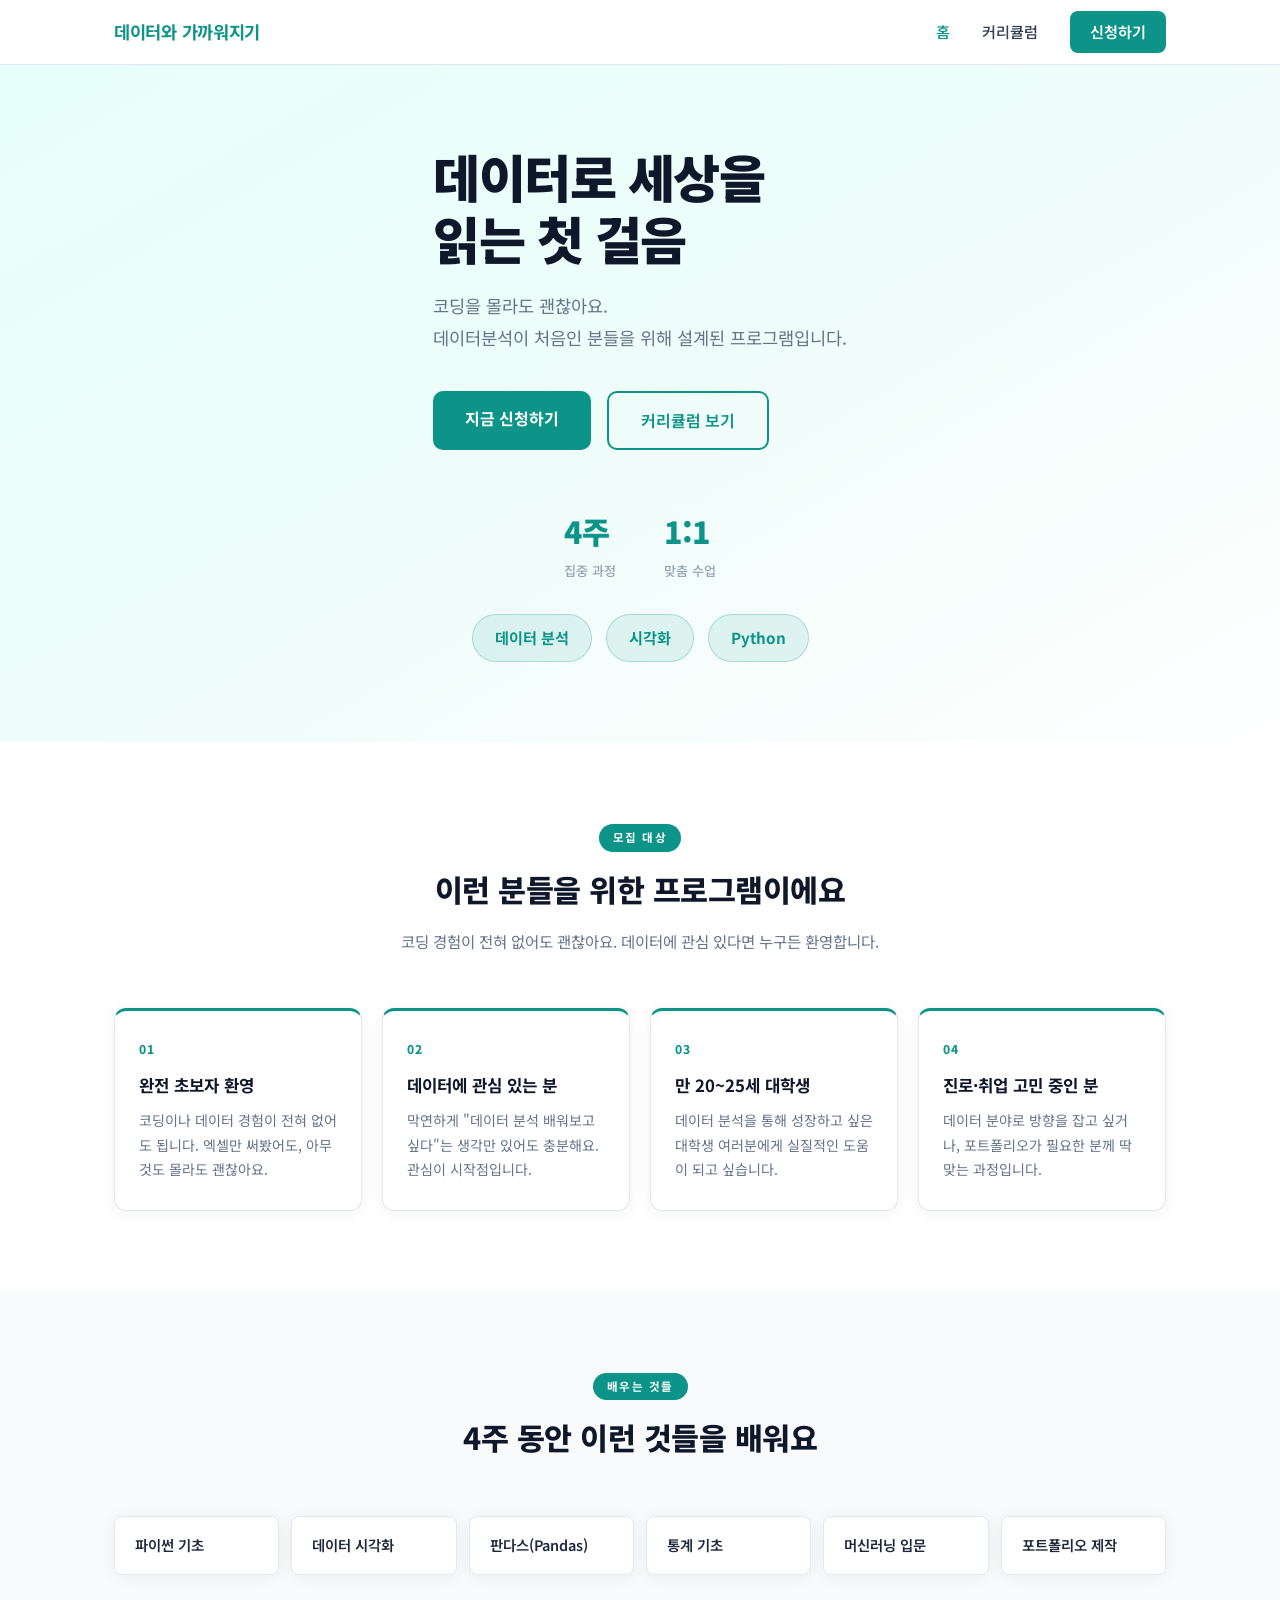
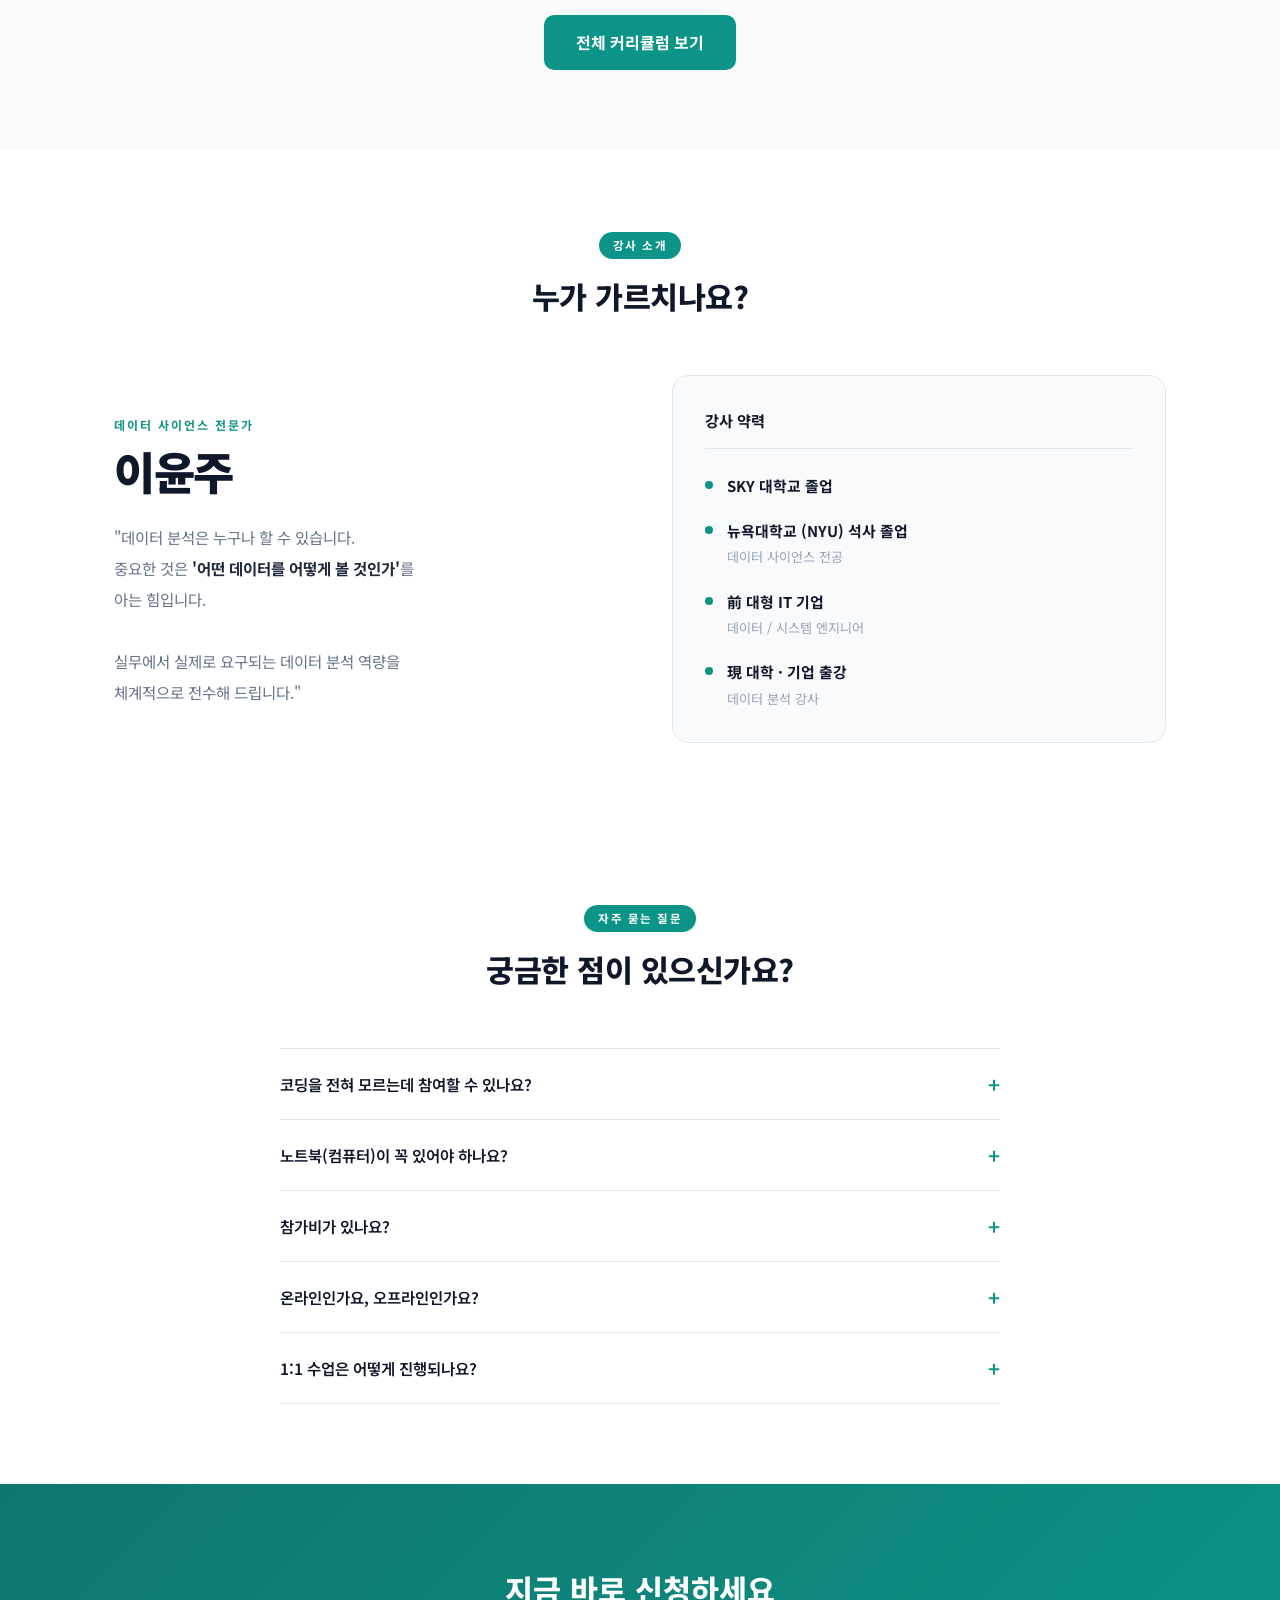
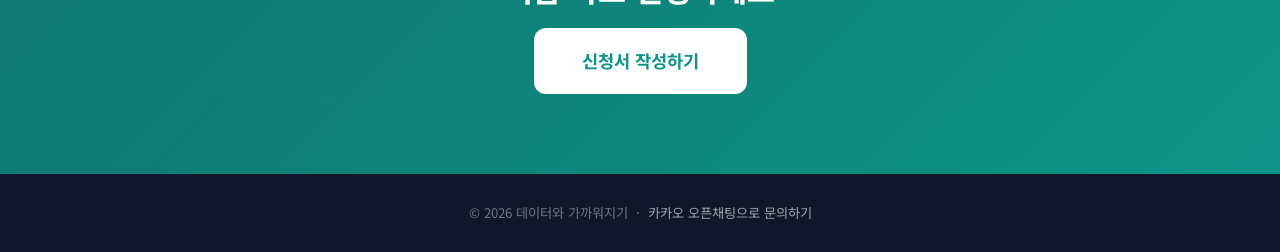
<file: index.html>
<!DOCTYPE html>
<html lang="ko">
<head>
  <meta charset="UTF-8" />
  <meta name="viewport" content="width=device-width, initial-scale=1.0" />
  <title>데이터와 가까워지기</title>
  <link rel="stylesheet" href="css/style.css" />
  <link rel="preconnect" href="https://fonts.googleapis.com" />
  <link rel="preconnect" href="https://fonts.gstatic.com" crossorigin />
  <link href="https://fonts.googleapis.com/css2?family=Noto+Sans+KR:wght@300;400;500;700;900&display=swap" rel="stylesheet" />
</head>
<body>

  <!-- 네비게이션 -->
  <header class="navbar">
    <div class="container nav-inner">
      <a href="index.html" class="logo">데이터와 가까워지기</a>
      <nav>
        <a href="index.html" class="active">홈</a>
        <a href="curriculum.html">커리큘럼</a>
        <a href="apply.html" class="btn-nav">신청하기</a>
      </nav>
      <button class="hamburger" id="hamburger">&#9776;</button>
    </div>
    <div class="mobile-menu" id="mobileMenu">
      <a href="index.html">홈</a>
      <a href="curriculum.html">커리큘럼</a>
      <a href="apply.html">신청하기</a>
    </div>
  </header>

  <!-- 히어로 -->
  <section class="hero">
    <div class="hero-bg"></div>
    <div class="container hero-content">
      <h1>데이터로 세상을<br />읽는 첫 걸음</h1>
      <p class="hero-sub">코딩을 몰라도 괜찮아요.<br />데이터분석이 처음인 분들을 위해 설계된 프로그램입니다.</p>
      <div class="hero-cta">
        <a href="apply.html" class="btn-primary">지금 신청하기</a>
        <a href="curriculum.html" class="btn-outline">커리큘럼 보기</a>
      </div>
      <div class="hero-stats">
        <div class="stat">
          <span class="stat-num">4주</span>
          <span class="stat-label">집중 과정</span>
        </div>
        <div class="stat">
          <span class="stat-num">1:1</span>
          <span class="stat-label">맞춤 수업</span>
        </div>
      </div>
      <div class="hero-keywords" aria-hidden="true">
        <span>데이터 분석</span>
        <span>시각화</span>
        <span>Python</span>
      </div>
    </div>
  </section>

  <!-- 모집 대상 -->
  <section class="section about">
    <div class="container">
      <div class="section-header">
        <span class="tag">모집 대상</span>
        <h2>이런 분들을 위한 프로그램이에요</h2>
        <p class="section-desc">코딩 경험이 전혀 없어도 괜찮아요. 데이터에 관심 있다면 누구든 환영합니다.</p>
      </div>
      <div class="cards">
        <div class="card">
          <div class="card-num">01</div>
          <h3>완전 초보자 환영</h3>
          <p>코딩이나 데이터 경험이 전혀 없어도 됩니다. 엑셀만 써봤어도, 아무것도 몰라도 괜찮아요.</p>
        </div>
        <div class="card">
          <div class="card-num">02</div>
          <h3>데이터에 관심 있는 분</h3>
          <p>막연하게 "데이터 분석 배워보고 싶다"는 생각만 있어도 충분해요. 관심이 시작점입니다.</p>
        </div>
        <div class="card">
          <div class="card-num">03</div>
          <h3>만 20~25세 대학생</h3>
          <p>데이터 분석을 통해 성장하고 싶은 대학생 여러분에게 실질적인 도움이 되고 싶습니다.</p>
        </div>
        <div class="card">
          <div class="card-num">04</div>
          <h3>진로·취업 고민 중인 분</h3>
          <p>데이터 분야로 방향을 잡고 싶거나, 포트폴리오가 필요한 분께 딱 맞는 과정입니다.</p>
        </div>
      </div>
    </div>
  </section>

  <!-- 배우는 내용 -->
  <section class="section skills-section">
    <div class="container">
      <div class="section-header">
        <span class="tag">배우는 것들</span>
        <h2>4주 동안 이런 것들을 배워요</h2>
      </div>
      <div class="skills-grid">
        <div class="skill-item">파이썬 기초</div>
        <div class="skill-item">데이터 시각화</div>
        <div class="skill-item">판다스(Pandas)</div>
        <div class="skill-item">통계 기초</div>
        <div class="skill-item">머신러닝 입문</div>
        <div class="skill-item">포트폴리오 제작</div>
      </div>
      <div class="text-center mt-40">
        <a href="curriculum.html" class="btn-primary">전체 커리큘럼 보기</a>
      </div>
    </div>
  </section>

  <!-- 강사 소개 -->
  <section class="section mentor-section">
    <div class="container">
      <div class="section-header">
        <span class="tag">강사 소개</span>
        <h2>누가 가르치나요?</h2>
      </div>
      <div class="mentor-layout">
        <div class="mentor-left">
          <span class="mentor-badge">데이터 사이언스 전문가</span>
          <h2 class="mentor-name">이윤주</h2>
          <p class="mentor-quote">
            "데이터 분석은 누구나 할 수 있습니다.<br />
            중요한 것은 <strong>'어떤 데이터를 어떻게 볼 것인가'</strong>를<br />
            아는 힘입니다.<br /><br />
            실무에서 실제로 요구되는 데이터 분석 역량을<br />
            체계적으로 전수해 드립니다."
          </p>
        </div>
        <div class="mentor-right">
          <div class="mentor-card">
            <h4>강사 약력</h4>
            <ul class="mentor-timeline">
              <li>
                <span class="mentor-dot"></span>
                <div><strong>SKY 대학교 졸업</strong></div>
              </li>
              <li>
                <span class="mentor-dot"></span>
                <div>
                  <strong>뉴욕대학교 (NYU) 석사 졸업</strong>
                  <span>데이터 사이언스 전공</span>
                </div>
              </li>
              <li>
                <span class="mentor-dot"></span>
                <div>
                  <strong>前 대형 IT 기업</strong>
                  <span>데이터 / 시스템 엔지니어</span>
                </div>
              </li>
              <li>
                <span class="mentor-dot"></span>
                <div>
                  <strong>現 대학 · 기업 출강</strong>
                  <span>데이터 분석 강사</span>
                </div>
              </li>
            </ul>
          </div>
        </div>
      </div>
    </div>
  </section>

  <!-- FAQ -->
  <section class="section faq-section">
    <div class="container">
      <div class="section-header">
        <span class="tag">자주 묻는 질문</span>
        <h2>궁금한 점이 있으신가요?</h2>
      </div>
      <div class="faq-list">
        <div class="faq-item">
          <button class="faq-q">코딩을 전혀 모르는데 참여할 수 있나요?</button>
          <div class="faq-a">
            <p>네, 전혀 문제없습니다. 이 프로그램은 처음부터 차근차근 알려드리기 위해 만들었습니다. 파이썬 설치부터 함께 시작합니다.</p>
          </div>
        </div>
        <div class="faq-item">
          <button class="faq-q">노트북(컴퓨터)이 꼭 있어야 하나요?</button>
          <div class="faq-a">
            <p>네, 반드시 개인 노트북이 필요합니다. 수업이 실습 위주로 진행되기 때문에 본인 노트북 지참은 필수입니다.</p>
          </div>
        </div>
        <div class="faq-item">
          <button class="faq-q">참가비가 있나요?</button>
          <div class="faq-a">
            <p>현재 프로그램 정식 상품화 이전 점검 단계로 운영되는 과정입니다. <strong>무료</strong>로 진행됩니다.</p>
          </div>
        </div>
        <div class="faq-item">
          <button class="faq-q">온라인인가요, 오프라인인가요?</button>
          <div class="faq-a">
            <p>서울대입구역 인근에서 오프라인으로 진행됩니다. 1:1 맞춤 수업이라 시간과 장소는 협의 후 조율됩니다.</p>
          </div>
        </div>
        <div class="faq-item">
          <button class="faq-q">1:1 수업은 어떻게 진행되나요?</button>
          <div class="faq-a">
            <p>강사와 수강생이 1:1로 진행하는 맞춤 수업입니다. 개인의 학습 속도와 이해 수준에 맞게 커리큘럼을 조정하며 진행합니다.</p>
          </div>
        </div>
      </div>
    </div>
  </section>

  <!-- 신청 CTA -->
  <section class="section cta-section">
    <div class="container text-center">
      <h2>지금 바로 신청하세요</h2>
      <a href="apply.html" class="btn-primary btn-large">신청서 작성하기</a>
    </div>
  </section>

  <!-- 푸터 -->
  <footer class="footer">
    <div class="container">
      <p>© 2026 데이터와 가까워지기 &nbsp;·&nbsp; <a href="https://open.kakao.com/o/sI4EhPzi" target="_blank">카카오 오픈채팅으로 문의하기</a></p>
    </div>
  </footer>

  <script src="js/main.js"></script>
</body>
</html>
</file>
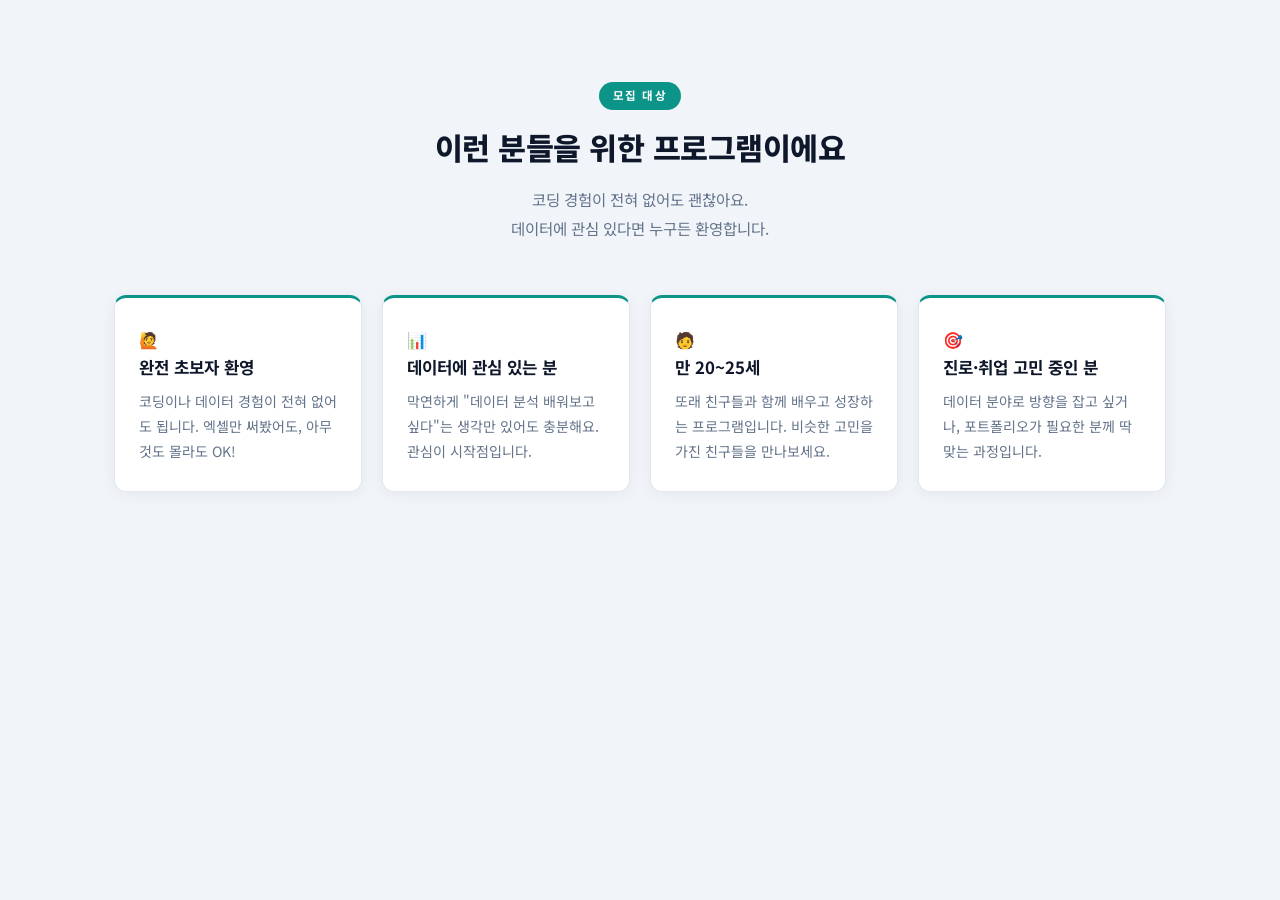
<file: about_preview.html>
<!DOCTYPE html>
<html lang="ko">
<head>
  <meta charset="UTF-8" />
  <meta name="viewport" content="width=device-width, initial-scale=1.0" />
  <link rel="stylesheet" href="css/style.css" />
  <link href="https://fonts.googleapis.com/css2?family=Noto+Sans+KR:wght@300;400;500;700;900&display=swap" rel="stylesheet" />
</head>
<body style="background:#f1f5f9;">
  <section class="section about">
    <div class="container">
      <div class="section-header">
        <span class="tag">모집 대상</span>
        <h2>이런 분들을 위한 프로그램이에요</h2>
        <p class="section-desc">코딩 경험이 전혀 없어도 괜찮아요.<br />데이터에 관심 있다면 누구든 환영합니다.</p>
      </div>
      <div class="cards">
        <div class="card">
          <div class="card-icon">🙋</div>
          <h3>완전 초보자 환영</h3>
          <p>코딩이나 데이터 경험이 전혀 없어도 됩니다. 엑셀만 써봤어도, 아무것도 몰라도 OK!</p>
        </div>
        <div class="card">
          <div class="card-icon">📊</div>
          <h3>데이터에 관심 있는 분</h3>
          <p>막연하게 "데이터 분석 배워보고 싶다"는 생각만 있어도 충분해요. 관심이 시작점입니다.</p>
        </div>
        <div class="card">
          <div class="card-icon">🧑</div>
          <h3>만 20~25세</h3>
          <p>또래 친구들과 함께 배우고 성장하는 프로그램입니다. 비슷한 고민을 가진 친구들을 만나보세요.</p>
        </div>
        <div class="card">
          <div class="card-icon">🎯</div>
          <h3>진로·취업 고민 중인 분</h3>
          <p>데이터 분야로 방향을 잡고 싶거나, 포트폴리오가 필요한 분께 딱 맞는 과정입니다.</p>
        </div>
      </div>
    </div>
  </section>
</body>
</html>
</file>
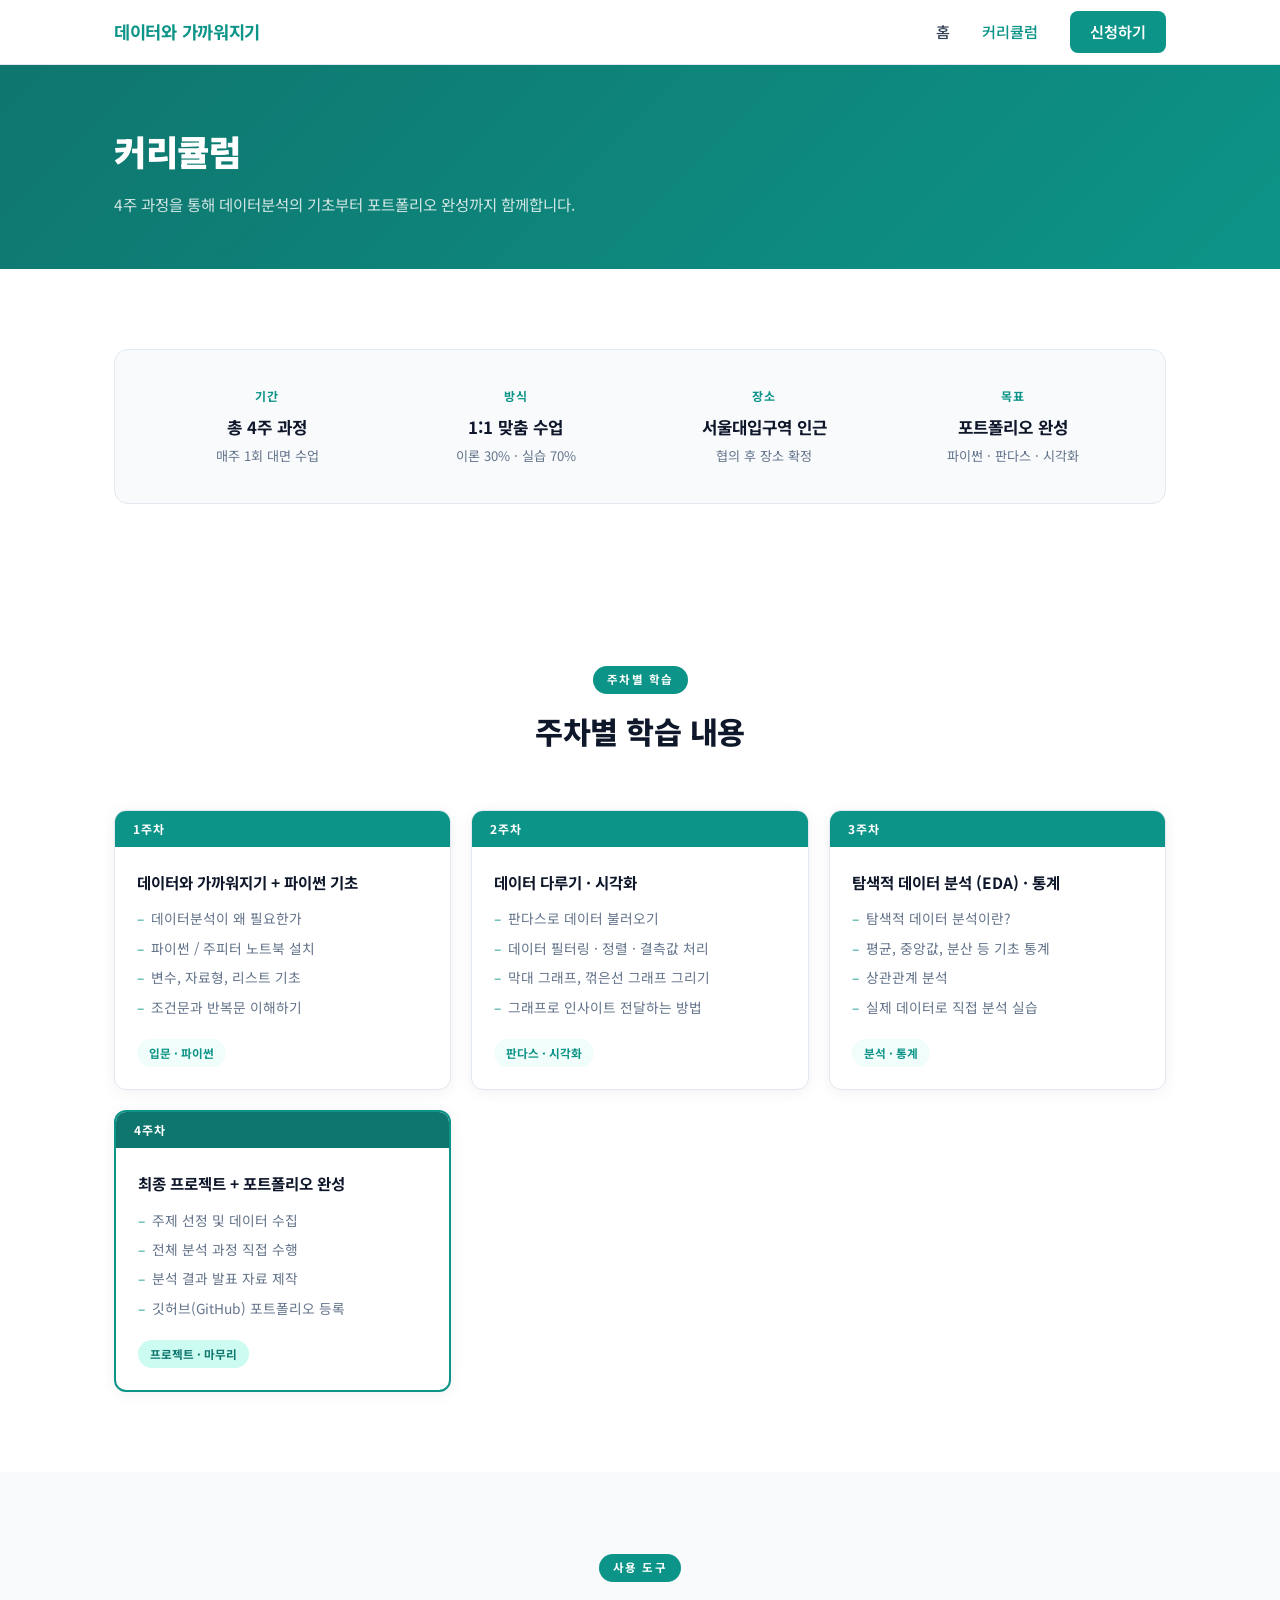
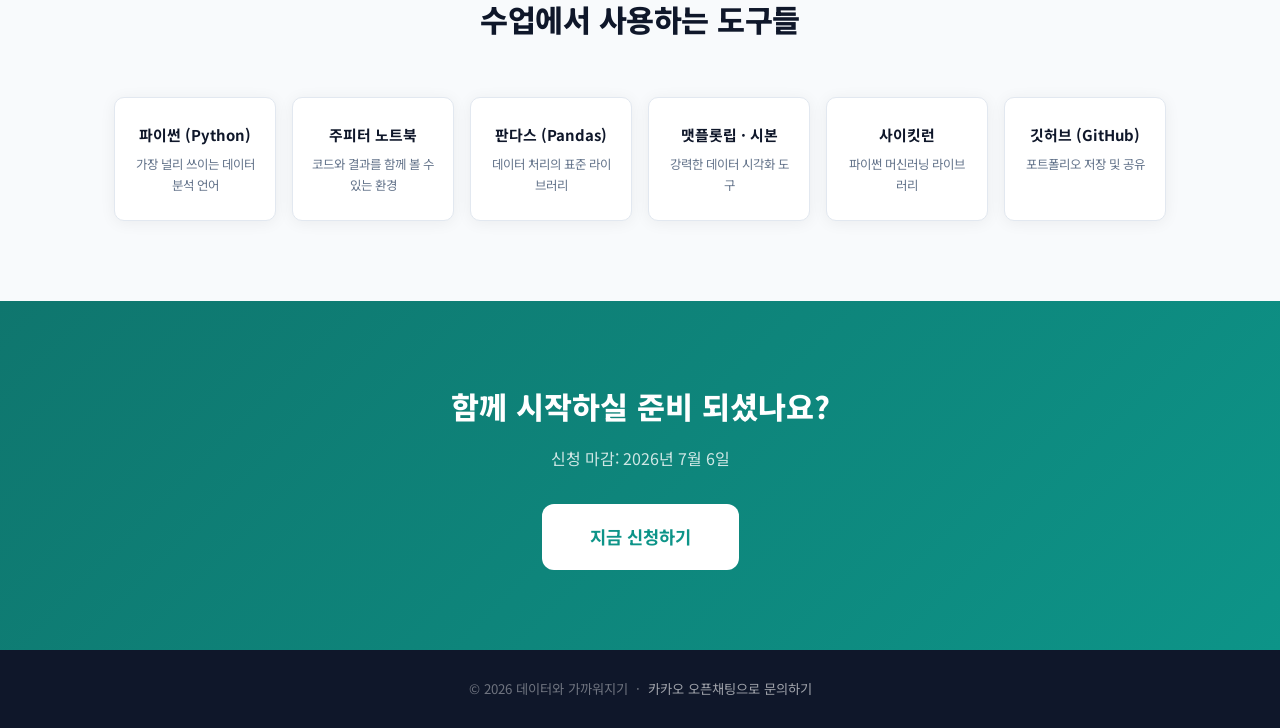
<file: curriculum.html>
<!DOCTYPE html>
<html lang="ko">
<head>
  <meta charset="UTF-8" />
  <meta name="viewport" content="width=device-width, initial-scale=1.0" />
  <title>커리큘럼 | 데이터와 가까워지기</title>
  <link rel="stylesheet" href="css/style.css" />
  <link rel="preconnect" href="https://fonts.googleapis.com" />
  <link rel="preconnect" href="https://fonts.gstatic.com" crossorigin />
  <link href="https://fonts.googleapis.com/css2?family=Noto+Sans+KR:wght@300;400;500;700;900&display=swap" rel="stylesheet" />
</head>
<body>

  <header class="navbar">
    <div class="container nav-inner">
      <a href="index.html" class="logo">데이터와 가까워지기</a>
      <nav>
        <a href="index.html">홈</a>
        <a href="curriculum.html" class="active">커리큘럼</a>
        <a href="apply.html" class="btn-nav">신청하기</a>
      </nav>
      <button class="hamburger" id="hamburger">&#9776;</button>
    </div>
    <div class="mobile-menu" id="mobileMenu">
      <a href="index.html">홈</a>
      <a href="curriculum.html">커리큘럼</a>
      <a href="apply.html">신청하기</a>
    </div>
  </header>

  <section class="page-hero">
    <div class="container">
      <h1>커리큘럼</h1>
      <p>4주 과정을 통해 데이터분석의 기초부터 포트폴리오 완성까지 함께합니다.</p>
    </div>
  </section>

  <!-- 개요 -->
  <section class="section">
    <div class="container">
      <div class="curriculum-overview">
        <div class="overview-item">
          <span class="ov-label">기간</span>
          <h4>총 4주 과정</h4>
          <p>매주 1회 대면 수업</p>
        </div>
        <div class="overview-item">
          <span class="ov-label">방식</span>
          <h4>1:1 맞춤 수업</h4>
          <p>이론 30% · 실습 70%</p>
        </div>
        <div class="overview-item">
          <span class="ov-label">장소</span>
          <h4>서울대입구역 인근</h4>
          <p>협의 후 장소 확정</p>
        </div>
        <div class="overview-item">
          <span class="ov-label">목표</span>
          <h4>포트폴리오 완성</h4>
          <p>파이썬 · 판다스 · 시각화</p>
        </div>
      </div>
    </div>
  </section>

  <!-- 주차별 커리큘럼 -->
  <section class="section">
    <div class="container">
      <div class="section-header">
        <span class="tag">주차별 학습</span>
        <h2>주차별 학습 내용</h2>
      </div>

      <div class="week-grid">

        <div class="week-card">
          <div class="week-num">1주차</div>
          <div class="week-body">
            <h3>데이터와 가까워지기 + 파이썬 기초</h3>
            <ul>
              <li>데이터분석이 왜 필요한가</li>
              <li>파이썬 / 주피터 노트북 설치</li>
              <li>변수, 자료형, 리스트 기초</li>
              <li>조건문과 반복문 이해하기</li>
            </ul>
            <div class="week-tag">입문 · 파이썬</div>
          </div>
        </div>

        <div class="week-card">
          <div class="week-num">2주차</div>
          <div class="week-body">
            <h3>데이터 다루기 · 시각화</h3>
            <ul>
              <li>판다스로 데이터 불러오기</li>
              <li>데이터 필터링 · 정렬 · 결측값 처리</li>
              <li>막대 그래프, 꺾은선 그래프 그리기</li>
              <li>그래프로 인사이트 전달하는 방법</li>
            </ul>
            <div class="week-tag">판다스 · 시각화</div>
          </div>
        </div>

        <div class="week-card">
          <div class="week-num">3주차</div>
          <div class="week-body">
            <h3>탐색적 데이터 분석 (EDA) · 통계</h3>
            <ul>
              <li>탐색적 데이터 분석이란?</li>
              <li>평균, 중앙값, 분산 등 기초 통계</li>
              <li>상관관계 분석</li>
              <li>실제 데이터로 직접 분석 실습</li>
            </ul>
            <div class="week-tag">분석 · 통계</div>
          </div>
        </div>

        <div class="week-card highlight-card">
          <div class="week-num">4주차</div>
          <div class="week-body">
            <h3>최종 프로젝트 + 포트폴리오 완성</h3>
            <ul>
              <li>주제 선정 및 데이터 수집</li>
              <li>전체 분석 과정 직접 수행</li>
              <li>분석 결과 발표 자료 제작</li>
              <li>깃허브(GitHub) 포트폴리오 등록</li>
            </ul>
            <div class="week-tag final">프로젝트 · 마무리</div>
          </div>
        </div>

      </div>
    </div>
  </section>

  <!-- 사용 도구 -->
  <section class="section tools-section">
    <div class="container">
      <div class="section-header">
        <span class="tag">사용 도구</span>
        <h2>수업에서 사용하는 도구들</h2>
      </div>
      <div class="tools-grid">
        <div class="tool-card">
          <h4>파이썬 (Python)</h4>
          <p>가장 널리 쓰이는 데이터분석 언어</p>
        </div>
        <div class="tool-card">
          <h4>주피터 노트북</h4>
          <p>코드와 결과를 함께 볼 수 있는 환경</p>
        </div>
        <div class="tool-card">
          <h4>판다스 (Pandas)</h4>
          <p>데이터 처리의 표준 라이브러리</p>
        </div>
        <div class="tool-card">
          <h4>맷플롯립 · 시본</h4>
          <p>강력한 데이터 시각화 도구</p>
        </div>
        <div class="tool-card">
          <h4>사이킷런</h4>
          <p>파이썬 머신러닝 라이브러리</p>
        </div>
        <div class="tool-card">
          <h4>깃허브 (GitHub)</h4>
          <p>포트폴리오 저장 및 공유</p>
        </div>
      </div>
    </div>
  </section>

  <!-- CTA -->
  <section class="section cta-section">
    <div class="container text-center">
      <h2>함께 시작하실 준비 되셨나요?</h2>
      <p>신청 마감: 2026년 7월 6일</p>
      <a href="apply.html" class="btn-primary btn-large">지금 신청하기</a>
    </div>
  </section>

  <footer class="footer">
    <div class="container">
      <p>© 2026 데이터와 가까워지기 &nbsp;·&nbsp; <a href="https://open.kakao.com/o/sI4EhPzi" target="_blank">카카오 오픈채팅으로 문의하기</a></p>
    </div>
  </footer>

  <script src="js/main.js"></script>
</body>
</html>
</file>
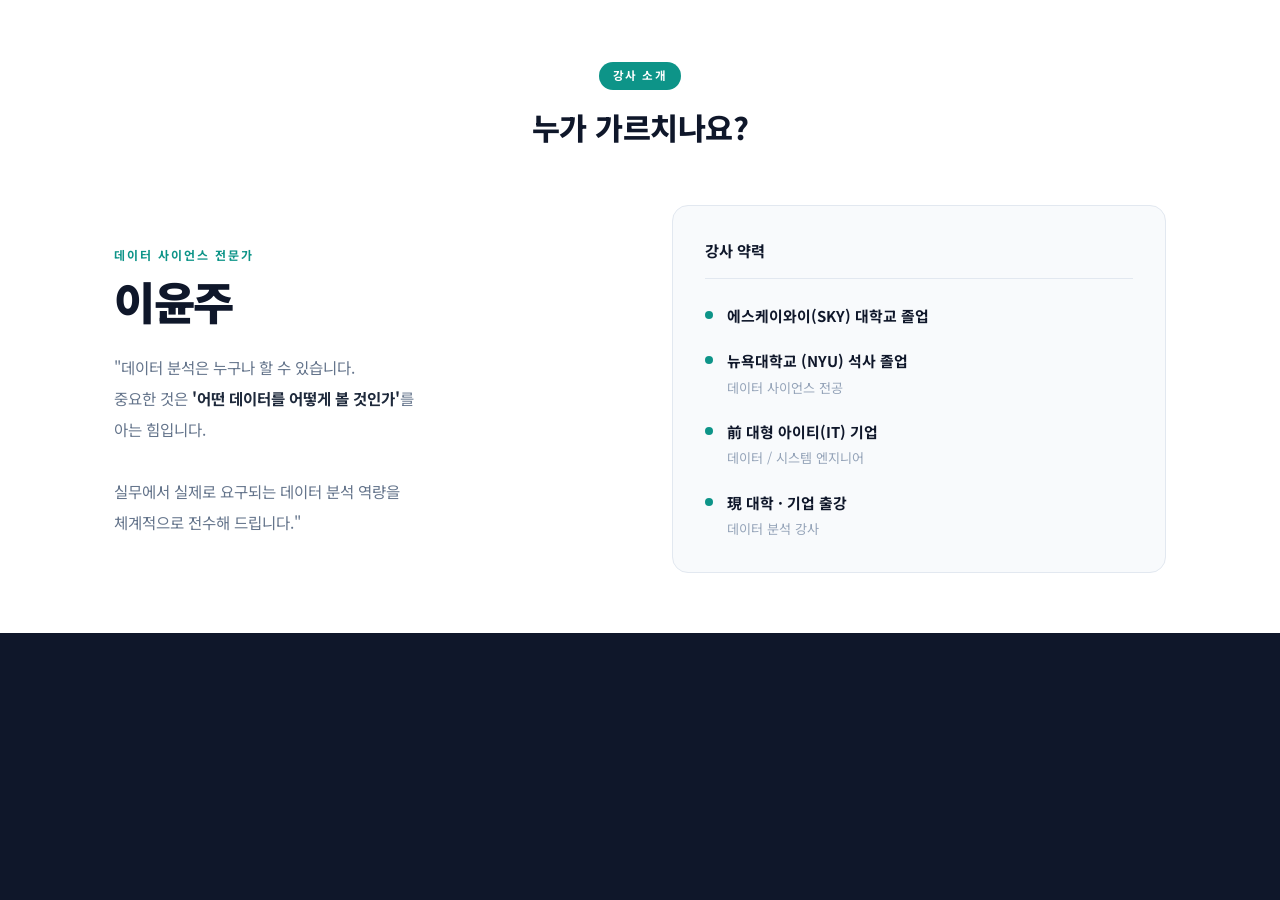
<file: mentor_preview.html>
<!DOCTYPE html>
<html lang="ko">
<head>
  <meta charset="UTF-8" />
  <meta name="viewport" content="width=device-width, initial-scale=1.0" />
  <title>강사 소개 미리보기</title>
  <link rel="stylesheet" href="css/style.css" />
  <link href="https://fonts.googleapis.com/css2?family=Noto+Sans+KR:wght@300;400;500;700;900&display=swap" rel="stylesheet" />
</head>
<body style="margin:0; background:#0f172a;">
  <section class="section mentor-section" style="padding:60px 0;">
    <div class="container">
      <div class="section-header">
        <span class="tag">강사 소개</span>
        <h2>누가 가르치나요?</h2>
      </div>
      <div class="mentor-layout">
        <div class="mentor-left">
          <span class="mentor-badge">데이터 사이언스 전문가</span>
          <h2 class="mentor-name">이윤주</h2>
          <p class="mentor-quote">
            "데이터 분석은 누구나 할 수 있습니다.<br />
            중요한 것은 <strong>'어떤 데이터를 어떻게 볼 것인가'</strong>를<br />
            아는 힘입니다.<br /><br />
            실무에서 실제로 요구되는 데이터 분석 역량을<br />
            체계적으로 전수해 드립니다."
          </p>
        </div>
        <div class="mentor-right">
          <div class="mentor-card">
            <h4>강사 약력</h4>
            <ul class="mentor-timeline">
              <li>
                <span class="mentor-dot"></span>
                <div><strong>에스케이와이(SKY) 대학교 졸업</strong></div>
              </li>
              <li>
                <span class="mentor-dot"></span>
                <div>
                  <strong>뉴욕대학교 (NYU) 석사 졸업</strong>
                  <span>데이터 사이언스 전공</span>
                </div>
              </li>
              <li>
                <span class="mentor-dot"></span>
                <div>
                  <strong>前 대형 아이티(IT) 기업</strong>
                  <span>데이터 / 시스템 엔지니어</span>
                </div>
              </li>
              <li>
                <span class="mentor-dot"></span>
                <div>
                  <strong>現 대학 · 기업 출강</strong>
                  <span>데이터 분석 강사</span>
                </div>
              </li>
            </ul>
          </div>
        </div>
      </div>
    </div>
  </section>
</body>
</html>
</file>
<file: css/style.css>
/* ===== 기본 리셋 & 변수 ===== */
*, *::before, *::after { box-sizing: border-box; margin: 0; padding: 0; }

:root {
  --primary:   #0d9488;
  --primary-d: #0f766e;
  --primary-l: #f0fdfa;
  --dark:      #0f172a;
  --gray-1:    #1e293b;
  --gray-2:    #334155;
  --gray-3:    #64748b;
  --gray-4:    #94a3b8;
  --gray-5:    #e2e8f0;
  --gray-6:    #f8fafc;
  --white:     #ffffff;
  --error:     #dc2626;
  --radius:    12px;
  --shadow:    0 2px 16px rgba(0,0,0,.06);
  --shadow-md: 0 6px 32px rgba(0,0,0,.10);
}

html { scroll-behavior: smooth; }

body {
  font-family: 'Noto Sans KR', sans-serif;
  color: var(--gray-1);
  background: var(--white);
  line-height: 1.7;
  font-size: 16px;
}

a { text-decoration: none; color: inherit; }
ul { list-style: none; }

.container { max-width: 1100px; margin: 0 auto; padding: 0 24px; }
.section { padding: 80px 0; }
.text-center { text-align: center; }
.mt-40 { margin-top: 40px; }

/* ===== 네비게이션 ===== */
.navbar {
  position: sticky;
  top: 0;
  z-index: 100;
  background: rgba(255,255,255,.95);
  backdrop-filter: blur(12px);
  border-bottom: 1px solid var(--gray-5);
}

.nav-inner {
  display: flex;
  align-items: center;
  justify-content: space-between;
  height: 64px;
}

.logo {
  font-size: 1.1rem;
  font-weight: 700;
  color: var(--primary);
  letter-spacing: -0.3px;
}

.navbar nav {
  display: flex;
  align-items: center;
  gap: 32px;
}

.navbar nav a {
  font-size: 0.95rem;
  font-weight: 500;
  color: var(--gray-2);
  transition: color .2s;
}
.navbar nav a:hover, .navbar nav a.active { color: var(--primary); }

.btn-nav {
  background: var(--primary) !important;
  color: var(--white) !important;
  padding: 8px 20px;
  border-radius: 8px;
  font-weight: 600 !important;
  transition: background .2s !important;
}
.btn-nav:hover { background: var(--primary-d) !important; }
.btn-nav.active-nav { background: var(--primary-d) !important; }

.hamburger {
  display: none;
  background: none;
  border: none;
  font-size: 1.4rem;
  cursor: pointer;
  color: var(--gray-2);
}

.mobile-menu {
  display: none;
  flex-direction: column;
  background: var(--white);
  border-top: 1px solid var(--gray-5);
  padding: 12px 24px 20px;
  gap: 16px;
}
.mobile-menu a { font-size: 1rem; font-weight: 500; color: var(--gray-2); }
.mobile-menu.open { display: flex; }

/* ===== 버튼 ===== */
.btn-primary {
  display: inline-block;
  background: var(--primary);
  color: var(--white);
  padding: 14px 32px;
  border-radius: 10px;
  font-weight: 700;
  font-size: 1rem;
  transition: background .2s, transform .15s;
}
.btn-primary:hover { background: var(--primary-d); transform: translateY(-2px); }
.btn-primary.btn-large { padding: 18px 48px; font-size: 1.1rem; border-radius: 12px; }

.btn-outline {
  display: inline-block;
  border: 2px solid var(--primary);
  color: var(--primary);
  padding: 14px 32px;
  border-radius: 10px;
  font-weight: 600;
  font-size: 1rem;
  transition: background .2s;
}
.btn-outline:hover { background: var(--primary-l); }

/* ===== 섹션 헤더 ===== */
.section-header {
  text-align: center;
  margin-bottom: 52px;
}
.section-header h2 {
  font-size: 1.9rem;
  font-weight: 800;
  color: var(--dark);
  margin-top: 12px;
  letter-spacing: -0.5px;
}
.section-desc {
  margin-top: 12px;
  font-size: 0.97rem;
  color: var(--gray-3);
  line-height: 1.85;
}

.tag {
  display: inline-block;
  background: var(--primary);
  color: var(--white);
  font-size: 0.72rem;
  font-weight: 700;
  letter-spacing: 1.5px;
  padding: 4px 14px;
  border-radius: 99px;
  text-transform: uppercase;
}

.badge {
  display: inline-block;
  background: rgba(13,148,136,.12);
  color: var(--primary);
  font-size: 0.85rem;
  font-weight: 600;
  padding: 6px 18px;
  border-radius: 99px;
  border: 1px solid rgba(13,148,136,.25);
  margin-bottom: 24px;
}

/* ===== 히어로 ===== */
.hero {
  position: relative;
  min-height: 580px;
  display: flex;
  align-items: center;
  overflow: hidden;
}

.hero-bg {
  position: absolute;
  inset: 0;
  background: linear-gradient(150deg, #e6fffa 0%, #f0fdfa 55%, #ffffff 100%);
  z-index: 0;
}

/* ===== 히어로 키워드 ===== */
.hero-keywords {
  display: flex;
  flex-direction: row;
  gap: 14px;
  align-items: center;
  justify-content: center;
  margin-top: 32px;
  pointer-events: none;
  flex-wrap: wrap;
}

.hero-keywords span {
  display: inline-block;
  background: rgba(13,148,136,.1);
  color: var(--primary);
  border: 1.5px solid rgba(13,148,136,.25);
  border-radius: 99px;
  padding: 10px 22px;
  font-size: 0.95rem;
  font-weight: 700;
  opacity: 0;
  animation: keywordIn 0.7s cubic-bezier(.22,1,.36,1) forwards;
}

.hero-keywords span:nth-child(1) { animation-delay: 0.3s; animation-name: keywordIn, floatUpDown; animation-duration: 0.7s, 3s; animation-timing-function: cubic-bezier(.22,1,.36,1), ease-in-out; animation-fill-mode: forwards, ease-in-out; animation-iteration-count: 1, infinite; }
.hero-keywords span:nth-child(2) { animation-delay: 0.55s; animation-name: keywordIn, floatUpDown; animation-duration: 0.7s, 3.5s; animation-timing-function: cubic-bezier(.22,1,.36,1), ease-in-out; animation-fill-mode: forwards; animation-iteration-count: 1, infinite; animation-delay: 0.55s, 1.2s; }
.hero-keywords span:nth-child(3) { animation-delay: 0.8s;  animation-name: keywordIn, floatUpDown; animation-duration: 0.7s, 4s;   animation-timing-function: cubic-bezier(.22,1,.36,1), ease-in-out; animation-fill-mode: forwards; animation-iteration-count: 1, infinite; animation-delay: 0.8s, 1.5s; }

@keyframes keywordIn {
  from { opacity: 0; transform: translateY(18px) scale(0.9); }
  to   { opacity: 1; transform: translateY(0) scale(1); }
}

@keyframes floatUpDown {
  0%, 100% { transform: translateY(0); }
  50%       { transform: translateY(-8px); }
}

@media (max-width: 900px) {
  .hero-keywords { gap: 10px; margin-top: 24px; }
  .hero-keywords span { font-size: 0.82rem; padding: 8px 16px; }
}

/* ===== 스크롤 등장 애니메이션 ===== */
.fade-up {
  opacity: 0;
  transform: translateY(32px);
  transition: opacity 0.65s cubic-bezier(.22,1,.36,1), transform 0.65s cubic-bezier(.22,1,.36,1);
}
.fade-up.visible {
  opacity: 1;
  transform: translateY(0);
}
.fade-up:nth-child(2) { transition-delay: 0.1s; }
.fade-up:nth-child(3) { transition-delay: 0.2s; }
.fade-up:nth-child(4) { transition-delay: 0.3s; }

/* ===== 히어로 등장 ===== */
.hero-content { animation: heroSlideUp 0.9s cubic-bezier(.22,1,.36,1) both; }

@keyframes heroSlideUp {
  from { opacity: 0; transform: translateY(40px); }
  to   { opacity: 1; transform: translateY(0); }
}

.hero-content {
  position: relative;
  z-index: 1;
  padding: 80px 24px;
  color: var(--dark);
}

.hero h1 {
  font-size: clamp(2rem, 4.5vw, 3.2rem);
  font-weight: 900;
  line-height: 1.22;
  letter-spacing: -1.5px;
  margin-bottom: 20px;
  color: var(--dark);
}

.hero-sub {
  font-size: 1.1rem;
  color: var(--gray-3);
  margin-bottom: 36px;
  line-height: 1.85;
}

.hero-cta {
  display: flex;
  gap: 16px;
  flex-wrap: wrap;
  margin-bottom: 56px;
}

.hero-stats {
  display: flex;
  gap: 48px;
  flex-wrap: wrap;
  justify-content: center;
}

.stat { display: flex; flex-direction: column; }
.stat-num {
  font-size: 1.9rem;
  font-weight: 900;
  color: var(--primary);
  letter-spacing: -1px;
}
.stat-label {
  font-size: 0.82rem;
  color: var(--gray-4);
  font-weight: 500;
  margin-top: 2px;
}

/* ===== 카드 ===== */
.cards {
  display: grid;
  grid-template-columns: repeat(auto-fit, minmax(230px, 1fr));
  gap: 20px;
}

.card {
  background: var(--white);
  border: 1px solid var(--gray-5);
  border-top: 3px solid var(--primary);
  border-radius: var(--radius);
  padding: 28px 24px;
  box-shadow: var(--shadow);
  transition: transform .2s, box-shadow .2s;
}
.card:hover { transform: translateY(-3px); box-shadow: var(--shadow-md); }

.card-num {
  font-size: 0.75rem;
  font-weight: 800;
  color: var(--primary);
  letter-spacing: 1px;
  margin-bottom: 12px;
}
.card h3 {
  font-size: 1.05rem;
  font-weight: 700;
  color: var(--dark);
  margin-bottom: 8px;
}
.card p { font-size: 0.88rem; color: var(--gray-3); line-height: 1.75; }

/* ===== 스킬 그리드 ===== */
.skills-section { background: var(--gray-6); }

.skills-grid {
  display: grid;
  grid-template-columns: repeat(auto-fit, minmax(160px, 1fr));
  gap: 12px;
}

.skill-item {
  background: var(--white);
  border: 1px solid var(--gray-5);
  border-radius: 8px;
  padding: 16px 20px;
  font-size: 0.9rem;
  font-weight: 600;
  color: var(--gray-1);
  box-shadow: var(--shadow);
  transition: border-color .2s, color .2s;
}
.skill-item:hover { border-color: var(--primary); color: var(--primary); }

/* ===== 강사 소개 ===== */
.mentor-section { background: var(--white); }

.mentor-layout {
  display: grid;
  grid-template-columns: 1fr 1fr;
  gap: 64px;
  align-items: center;
}

.mentor-badge {
  display: inline-block;
  font-size: 0.75rem;
  font-weight: 700;
  letter-spacing: 2px;
  color: var(--primary);
  margin-bottom: 14px;
  text-transform: uppercase;
}

.mentor-name {
  font-size: 2.8rem;
  font-weight: 900;
  color: var(--dark);
  margin-bottom: 28px;
  letter-spacing: -1.5px;
  line-height: 1;
}

.mentor-quote {
  font-size: 0.97rem;
  color: var(--gray-3);
  line-height: 2;
}
.mentor-quote strong { color: var(--gray-1); font-weight: 700; }

.mentor-card {
  background: var(--gray-6);
  border: 1px solid var(--gray-5);
  border-radius: 16px;
  padding: 32px;
}
.mentor-card h4 {
  font-size: 0.95rem;
  font-weight: 700;
  color: var(--dark);
  margin-bottom: 24px;
  padding-bottom: 14px;
  border-bottom: 1px solid var(--gray-5);
}

.mentor-timeline {
  display: flex;
  flex-direction: column;
  gap: 20px;
}
.mentor-timeline li {
  display: flex;
  gap: 14px;
  align-items: flex-start;
}
.mentor-dot {
  width: 8px;
  height: 8px;
  border-radius: 50%;
  background: var(--primary);
  margin-top: 8px;
  flex-shrink: 0;
}
.mentor-timeline li div { display: flex; flex-direction: column; gap: 3px; }
.mentor-timeline li strong { font-size: 0.93rem; color: var(--dark); font-weight: 700; }
.mentor-timeline li span { font-size: 0.82rem; color: var(--gray-4); }

/* ===== 타임라인 (일정) ===== */
.schedule-section { background: var(--gray-6); }
.schedule-section .section-header h2 { color: var(--dark); }

.timeline {
  position: relative;
  max-width: 560px;
  margin: 0 auto;
  padding-left: 32px;
}
.timeline::before {
  content: '';
  position: absolute;
  left: 8px;
  top: 0; bottom: 0;
  width: 2px;
  background: var(--gray-5);
}

.timeline-item { position: relative; margin-bottom: 32px; }
.timeline-item:last-child { margin-bottom: 0; }

.timeline-dot {
  position: absolute;
  left: -28px;
  top: 5px;
  width: 12px;
  height: 12px;
  border-radius: 50%;
  background: var(--gray-4);
  border: 2px solid var(--white);
}
.timeline-dot.active { background: var(--primary); box-shadow: 0 0 0 3px rgba(13,148,136,.2); }

.timeline-content h4 { font-size: 0.97rem; font-weight: 700; color: var(--dark); margin-bottom: 4px; }
.timeline-content p { font-size: 0.88rem; color: var(--gray-3); }

/* ===== FAQ ===== */
.faq-list { max-width: 720px; margin: 0 auto; }

.faq-item { border-bottom: 1px solid var(--gray-5); }
.faq-item:first-child { border-top: 1px solid var(--gray-5); }

.faq-q {
  width: 100%;
  text-align: left;
  background: none;
  border: none;
  padding: 20px 0;
  font-size: 0.97rem;
  font-weight: 600;
  color: var(--dark);
  cursor: pointer;
  display: flex;
  justify-content: space-between;
  align-items: center;
  font-family: inherit;
  gap: 16px;
}
.faq-q::after { content: '+'; font-size: 1.3rem; color: var(--primary); flex-shrink: 0; transition: transform .2s; }
.faq-q.open::after { transform: rotate(45deg); }

.faq-a { display: none; padding-bottom: 20px; }
.faq-a.open { display: block; }
.faq-a p { font-size: 0.92rem; color: var(--gray-3); line-height: 1.85; }

/* ===== CTA ===== */
.cta-section {
  background: linear-gradient(135deg, #0f766e 0%, #0d9488 100%);
  color: var(--white);
}
.cta-section h2 { font-size: 1.9rem; font-weight: 800; color: var(--white); margin-bottom: 12px; }
.cta-section p { color: rgba(255,255,255,.8); margin-bottom: 32px; }
.cta-section .btn-primary { background: var(--white); color: var(--primary); }
.cta-section .btn-primary:hover { background: var(--primary-l); }

/* ===== 페이지 히어로 ===== */
.page-hero {
  background: linear-gradient(135deg, #0f766e 0%, #0d9488 100%);
  padding: 56px 0 52px;
  color: var(--white);
}
.page-hero h1 { font-size: 2.2rem; font-weight: 900; margin-bottom: 10px; letter-spacing: -0.5px; }
.page-hero p { font-size: 0.97rem; color: rgba(255,255,255,.8); }

/* ===== 커리큘럼 페이지 ===== */
.curriculum-overview {
  display: grid;
  grid-template-columns: repeat(auto-fit, minmax(180px, 1fr));
  gap: 16px;
  background: var(--gray-6);
  border-radius: 14px;
  padding: 36px;
  border: 1px solid var(--gray-5);
}
.overview-item { text-align: center; }
.ov-label {
  display: block;
  font-size: 0.75rem;
  font-weight: 700;
  color: var(--primary);
  text-transform: uppercase;
  letter-spacing: 1px;
  margin-bottom: 6px;
}
.overview-item h4 { font-weight: 700; font-size: 1.05rem; color: var(--dark); margin-bottom: 4px; }
.overview-item p { font-size: 0.82rem; color: var(--gray-3); }

.week-grid {
  display: grid;
  grid-template-columns: repeat(auto-fit, minmax(280px, 1fr));
  gap: 20px;
}

.week-card {
  background: var(--white);
  border: 1px solid var(--gray-5);
  border-radius: 12px;
  overflow: hidden;
  box-shadow: var(--shadow);
  transition: transform .2s, box-shadow .2s;
}
.week-card:hover { transform: translateY(-3px); box-shadow: var(--shadow-md); }
.week-card.highlight-card { border-color: var(--primary); border-width: 2px; }

.week-num {
  background: var(--primary);
  color: var(--white);
  font-size: 0.75rem;
  font-weight: 700;
  letter-spacing: 1px;
  padding: 8px 18px;
}
.highlight-card .week-num { background: var(--primary-d); }

.week-body { padding: 22px; }
.week-body h3 { font-size: 0.97rem; font-weight: 700; color: var(--dark); margin-bottom: 12px; }
.week-body ul { padding-left: 0; }
.week-body ul li {
  font-size: 0.86rem;
  color: var(--gray-3);
  margin-bottom: 6px;
  padding-left: 14px;
  position: relative;
}
.week-body ul li::before {
  content: '–';
  position: absolute;
  left: 0;
  color: var(--primary);
}

.week-tag {
  display: inline-block;
  margin-top: 14px;
  background: var(--primary-l);
  color: var(--primary);
  font-size: 0.73rem;
  font-weight: 700;
  padding: 4px 12px;
  border-radius: 99px;
}
.week-tag.final { background: #ccfbf1; color: var(--primary-d); }

/* ===== 도구 섹션 ===== */
.tools-section { background: var(--gray-6); }

.tools-grid {
  display: grid;
  grid-template-columns: repeat(auto-fit, minmax(160px, 1fr));
  gap: 16px;
}

.tool-card {
  background: var(--white);
  border-radius: 10px;
  padding: 24px 18px;
  text-align: center;
  border: 1px solid var(--gray-5);
  box-shadow: var(--shadow);
  transition: transform .2s;
}
.tool-card:hover { transform: translateY(-3px); }
.tool-card h4 { font-size: 0.93rem; font-weight: 700; color: var(--dark); margin-bottom: 6px; }
.tool-card p { font-size: 0.78rem; color: var(--gray-3); }

/* ===== 신청 폼 ===== */
.apply-section { background: var(--gray-6); }

.apply-layout {
  display: grid;
  grid-template-columns: 1fr 290px;
  gap: 36px;
  align-items: start;
}

.form-wrap {
  background: var(--white);
  border-radius: 14px;
  padding: 40px;
  box-shadow: var(--shadow);
}

.form-section-title {
  font-size: 0.97rem;
  font-weight: 700;
  color: var(--dark);
  border-left: 3px solid var(--primary);
  padding-left: 12px;
  margin: 28px 0 18px;
}
.form-section-title:first-child { margin-top: 0; }

.form-group { margin-bottom: 18px; }

.form-group label {
  display: block;
  font-size: 0.88rem;
  font-weight: 600;
  color: var(--gray-1);
  margin-bottom: 7px;
}

.required { color: var(--error); }

.form-group input,
.form-group select,
.form-group textarea {
  width: 100%;
  padding: 11px 14px;
  border: 1.5px solid var(--gray-5);
  border-radius: 8px;
  font-size: 0.93rem;
  font-family: inherit;
  color: var(--gray-1);
  background: var(--white);
  transition: border-color .2s, box-shadow .2s;
  outline: none;
  appearance: none;
}
.form-group input:focus,
.form-group select:focus,
.form-group textarea:focus {
  border-color: var(--primary);
  box-shadow: 0 0 0 3px rgba(13,148,136,.1);
}
.form-group textarea { resize: vertical; }

.form-group select {
  background-image: url("data:image/svg+xml,%3Csvg xmlns='http://www.w3.org/2000/svg' width='12' height='12' viewBox='0 0 12 12'%3E%3Cpath fill='%2364748b' d='M6 8L1 3h10z'/%3E%3C/svg%3E");
  background-repeat: no-repeat;
  background-position: right 14px center;
  padding-right: 36px;
  cursor: pointer;
}

.form-row.two-col {
  display: grid;
  grid-template-columns: 1fr 1fr;
  gap: 14px;
}
.form-row.two-col .form-group { margin-bottom: 0; }

.gender-group {
  display: flex;
  gap: 10px;
  margin-top: 4px;
}
.gender-label {
  flex: 1;
  position: relative;
  display: flex;
  align-items: center;
  justify-content: center;
  gap: 6px;
  font-size: 0.9rem;
  font-weight: 500;
  color: var(--gray-2);
  cursor: pointer;
  padding: 10px 0;
  border: 1.5px solid var(--gray-5);
  border-radius: 8px;
  transition: border-color .2s, background .2s, color .2s;
  -webkit-tap-highlight-color: transparent;
}
.gender-label:hover { border-color: var(--primary); background: var(--primary-l); }
.gender-label input[type="radio"] {
  position: absolute;
  opacity: 0;
  width: 1px;
  height: 1px;
}
.gender-label.selected {
  border-color: var(--primary);
  background: var(--primary);
  color: #fff;
  font-weight: 700;
}

.field-hint { font-size: 0.82rem; color: var(--gray-3); margin: -2px 0 8px; }

.schedule-wrap {
  border: 1.5px solid var(--gray-5);
  border-radius: 8px;
  overflow: auto;
  max-height: 420px;
  user-select: none;
}
.schedule-grid {
  display: grid;
  grid-template-columns: 42px repeat(7, minmax(34px, 1fr));
  min-width: 340px;
}
.schedule-grid .sg-corner,
.schedule-grid .sg-day-head {
  position: sticky;
  top: 0;
  z-index: 2;
  background: var(--gray-6);
  font-size: 0.78rem;
  font-weight: 700;
  color: var(--gray-2);
  text-align: center;
  padding: 6px 0;
  border-bottom: 1.5px solid var(--gray-5);
}
.schedule-grid .sg-corner { left: 0; z-index: 3; }
.schedule-grid .sg-hour-label {
  position: sticky;
  left: 0;
  z-index: 1;
  background: var(--gray-6);
  font-size: 0.72rem;
  color: var(--gray-3);
  text-align: center;
  padding: 3px 0;
  border-bottom: 1px solid var(--gray-6);
  border-right: 1.5px solid var(--gray-5);
}
.schedule-grid .sg-cell {
  height: 17px;
  border-bottom: 1px solid var(--gray-6);
  border-right: 1px solid var(--gray-6);
  background: #fff;
  cursor: pointer;
  transition: background .1s;
}
.schedule-grid .sg-cell:hover { background: var(--primary-l); }
.schedule-grid .sg-cell.selected { background: var(--primary); }
.schedule-grid .sg-cell.selected:hover { background: var(--primary); opacity: .85; }

.schedule-actions { margin-top: 8px; text-align: right; }
.btn-schedule-clear {
  font-size: 0.8rem;
  color: var(--gray-3);
  background: none;
  border: none;
  cursor: pointer;
  text-decoration: underline;
  padding: 0;
}
.btn-schedule-clear:hover { color: var(--error); }

.radio-group { display: flex; flex-direction: column; gap: 8px; margin-top: 4px; }
.radio-label {
  display: flex;
  align-items: center;
  gap: 10px;
  font-size: 0.9rem;
  font-weight: 400 !important;
  color: var(--gray-2);
  cursor: pointer;
  padding: 10px 14px;
  border: 1.5px solid var(--gray-5);
  border-radius: 8px;
  transition: border-color .2s, background .2s;
}
.radio-label:hover { border-color: var(--primary); background: var(--primary-l); }
.radio-label input[type="radio"] { accent-color: var(--primary); width: 15px; height: 15px; }

.checkbox-label {
  display: flex;
  align-items: flex-start;
  gap: 10px;
  font-size: 0.88rem;
  font-weight: 400 !important;
  color: var(--gray-2);
  cursor: pointer;
  margin-top: 10px;
}
.checkbox-label input[type="checkbox"] {
  appearance: none;
  -webkit-appearance: none;
  width: 20px;
  height: 20px;
  min-width: 20px;
  border: 2px solid var(--gray-4);
  border-radius: 4px;
  background: #fff;
  cursor: pointer;
  margin-top: 1px;
  flex-shrink: 0;
  position: relative;
  transition: background .15s, border-color .15s;
}
.checkbox-label input[type="checkbox"]:checked {
  background: var(--primary);
  border-color: var(--primary);
}
.checkbox-label input[type="checkbox"]:checked::after {
  content: '';
  position: absolute;
  left: 5px;
  top: 1px;
  width: 6px;
  height: 11px;
  border: 2px solid #fff;
  border-top: none;
  border-left: none;
  transform: rotate(45deg);
}

.privacy-box {
  background: var(--gray-6);
  border-radius: 8px;
  padding: 14px;
  font-size: 0.83rem;
  color: var(--gray-3);
  line-height: 1.8;
}
.privacy-box p { margin-bottom: 3px; }

.char-count { text-align: right; font-size: 0.78rem; color: var(--gray-4); margin-top: 5px; }

.error-msg { display: block; font-size: 0.78rem; color: var(--error); margin-top: 5px; min-height: 16px; }

.btn-submit {
  width: 100%;
  padding: 15px;
  background: var(--primary);
  color: var(--white);
  border: none;
  border-radius: 10px;
  font-size: 1rem;
  font-weight: 700;
  font-family: inherit;
  cursor: pointer;
  transition: background .2s, transform .15s;
  margin-top: 8px;
}
.btn-submit:hover { background: var(--primary-d); transform: translateY(-2px); }
.btn-submit:disabled { background: var(--gray-4); cursor: not-allowed; transform: none; }

.success-msg { text-align: center; padding: 60px 20px; }
.success-msg h3 { font-size: 1.5rem; font-weight: 800; color: var(--dark); margin-bottom: 12px; }
.success-msg p { font-size: 0.97rem; color: var(--gray-3); line-height: 1.85; margin-bottom: 8px; }
.success-date { font-weight: 600; color: var(--primary) !important; margin-bottom: 32px !important; }
.success-check {
  width: 56px; height: 56px;
  background: var(--primary);
  color: var(--white);
  border-radius: 50%;
  display: flex; align-items: center; justify-content: center;
  font-size: 1.6rem; font-weight: 700;
  margin: 0 auto 20px;
}

/* 사이드바 */
.apply-aside { display: flex; flex-direction: column; gap: 16px; }

.aside-card {
  background: var(--white);
  border-radius: 10px;
  padding: 22px;
  box-shadow: var(--shadow);
  border: 1px solid var(--gray-5);
}
.aside-card h4 {
  font-size: 0.88rem;
  font-weight: 700;
  color: var(--dark);
  margin-bottom: 14px;
  padding-bottom: 10px;
  border-bottom: 1px solid var(--gray-5);
}
.aside-card ul { display: flex; flex-direction: column; gap: 10px; }
.aside-card ul li { font-size: 0.84rem; color: var(--gray-3); line-height: 1.5; }
.aside-card ul li strong { display: block; font-weight: 700; color: var(--gray-1); margin-bottom: 1px; }
.aside-card p { font-size: 0.84rem; color: var(--gray-3); }

.kakao-btn {
  display: block;
  margin-top: 4px;
  background: #FEE500;
  color: #3A1D1D;
  font-size: 0.85rem;
  font-weight: 700;
  padding: 10px 14px;
  border-radius: 8px;
  text-align: center;
  transition: background .2s;
}
.kakao-btn:hover { background: #f5dc00; }

/* ===== 푸터 ===== */
.footer {
  background: var(--dark);
  padding: 28px 0;
  text-align: center;
}
.footer p { font-size: 0.83rem; color: rgba(255,255,255,.4); }
.footer a { color: rgba(255,255,255,.6); transition: color .2s; }
.footer a:hover { color: var(--white); }

/* ===== 반응형 ===== */
@media (max-width: 900px) {
  .apply-layout { grid-template-columns: 1fr; }
  .apply-aside { flex-direction: row; flex-wrap: wrap; }
  .aside-card { flex: 1; min-width: 200px; }
  .mentor-layout { grid-template-columns: 1fr; gap: 36px; }
  .mentor-name { font-size: 2.2rem; }
}

@media (max-width: 720px) {
  .navbar nav { display: none; }
  .hamburger { display: block; }
  .section { padding: 56px 0; }
  .hero-content { padding: 60px 24px; }
  .form-row.two-col { grid-template-columns: 1fr; }
  .form-row.two-col .form-group { margin-bottom: 18px; }
  .form-wrap { padding: 24px; }
  .hero-stats { gap: 28px; }
  .week-grid { grid-template-columns: 1fr; }
  .curriculum-overview { padding: 24px; }
  .section-header h2 { font-size: 1.6rem; }
}

@media (max-width: 480px) {
  .hero-cta { flex-direction: column; }
  .aside-card { flex: 1 1 100%; }
}
</file>
